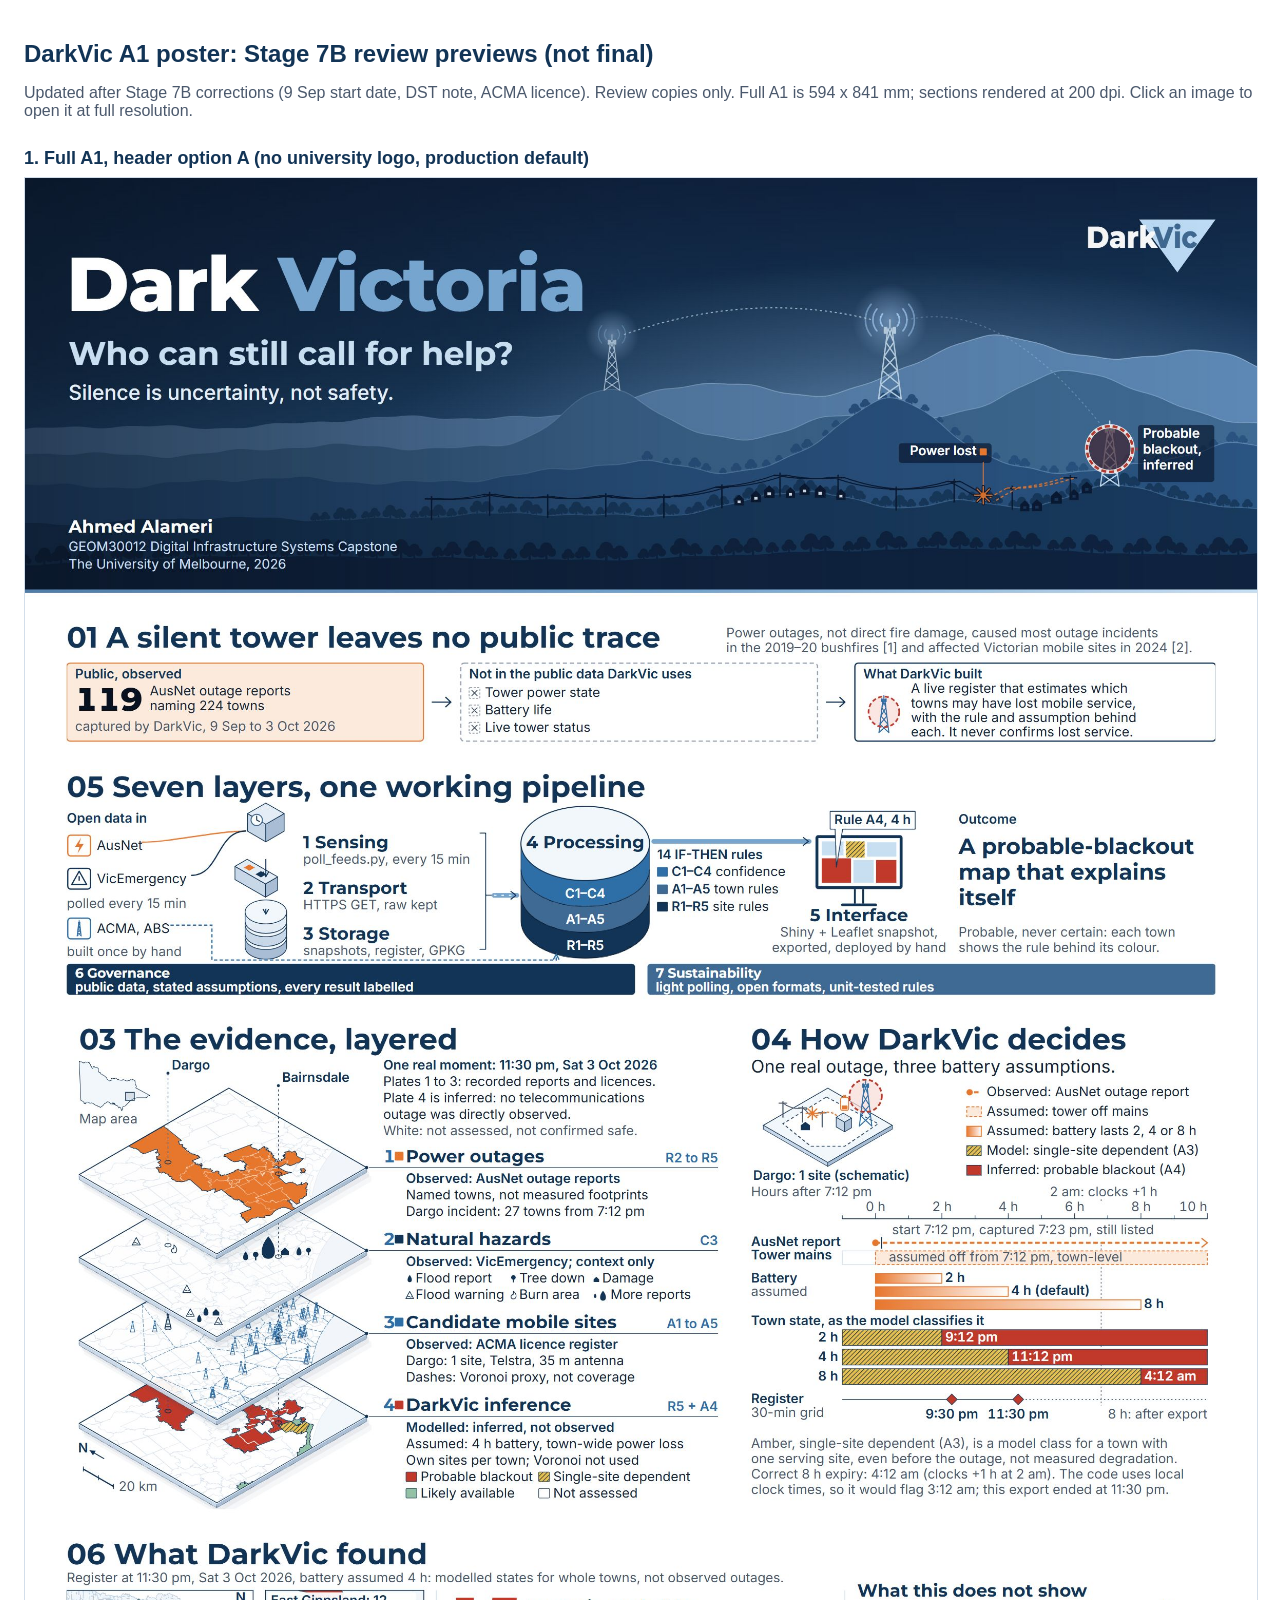
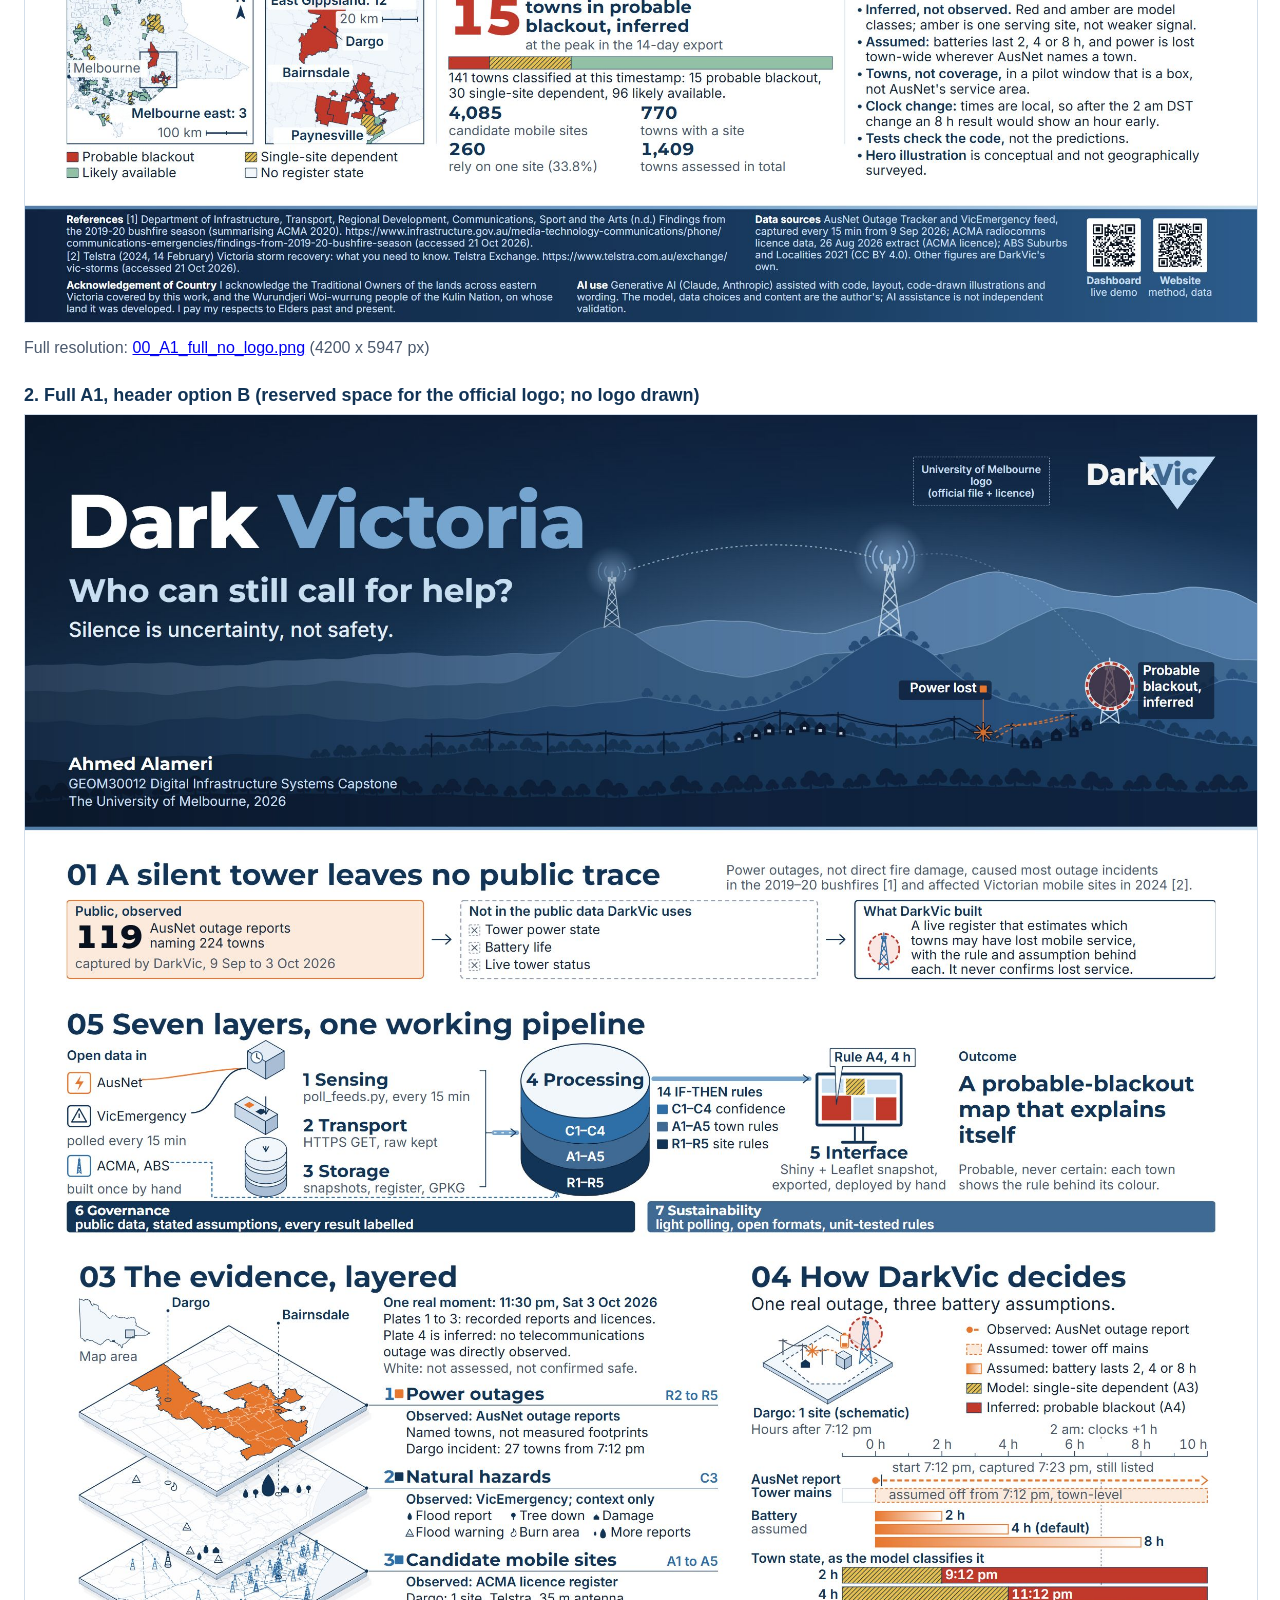
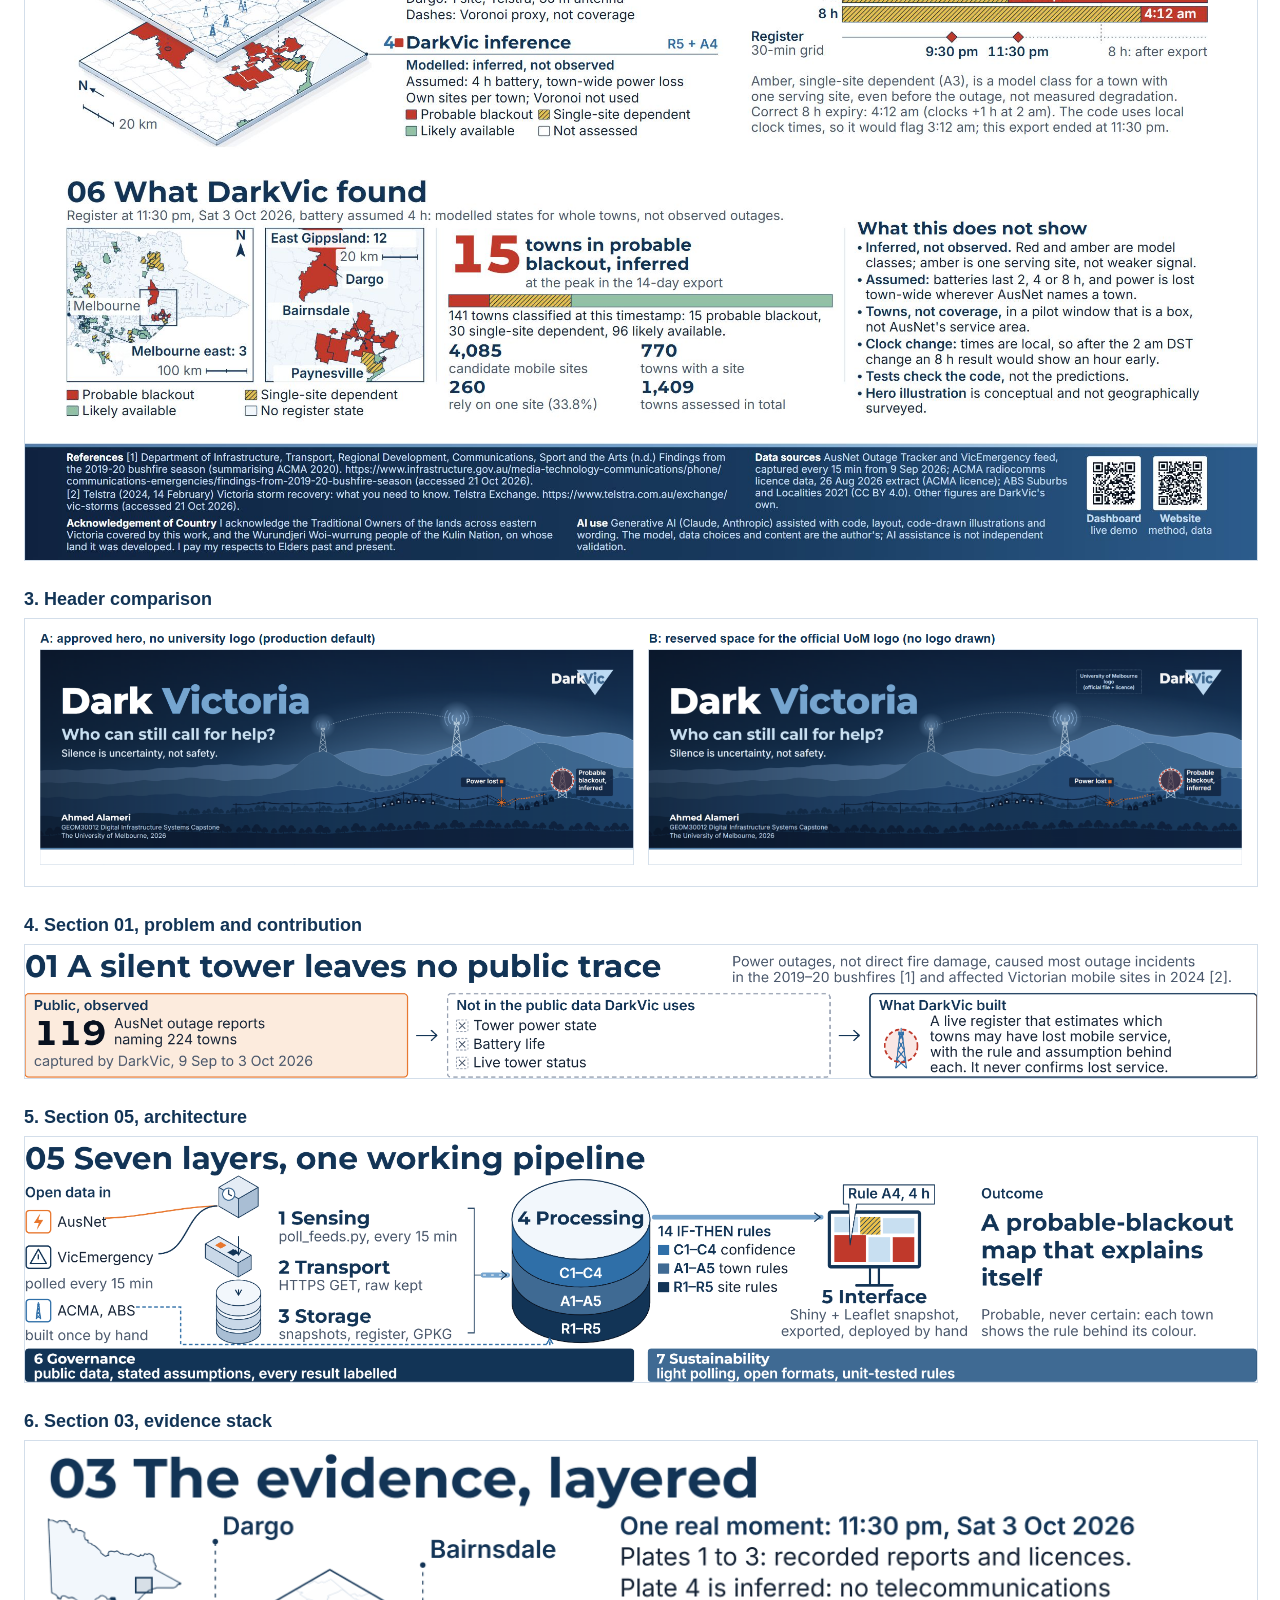
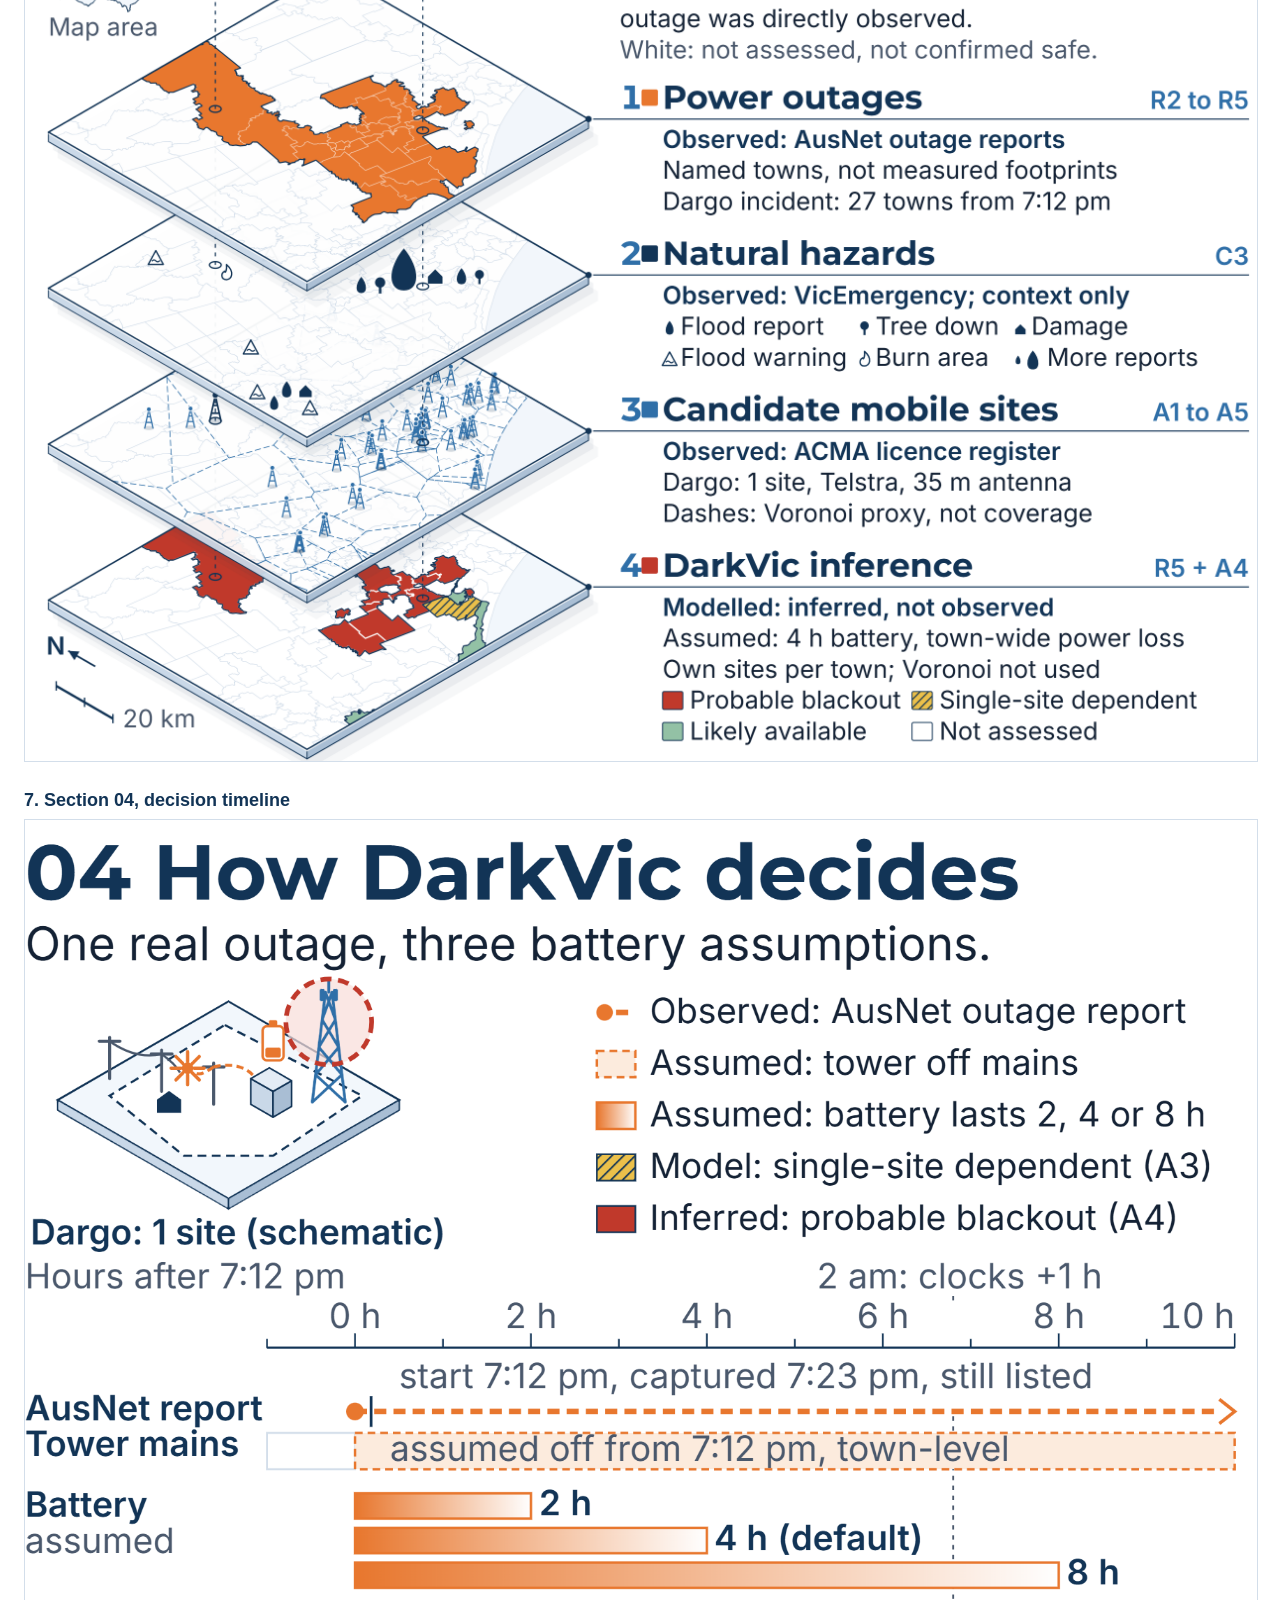
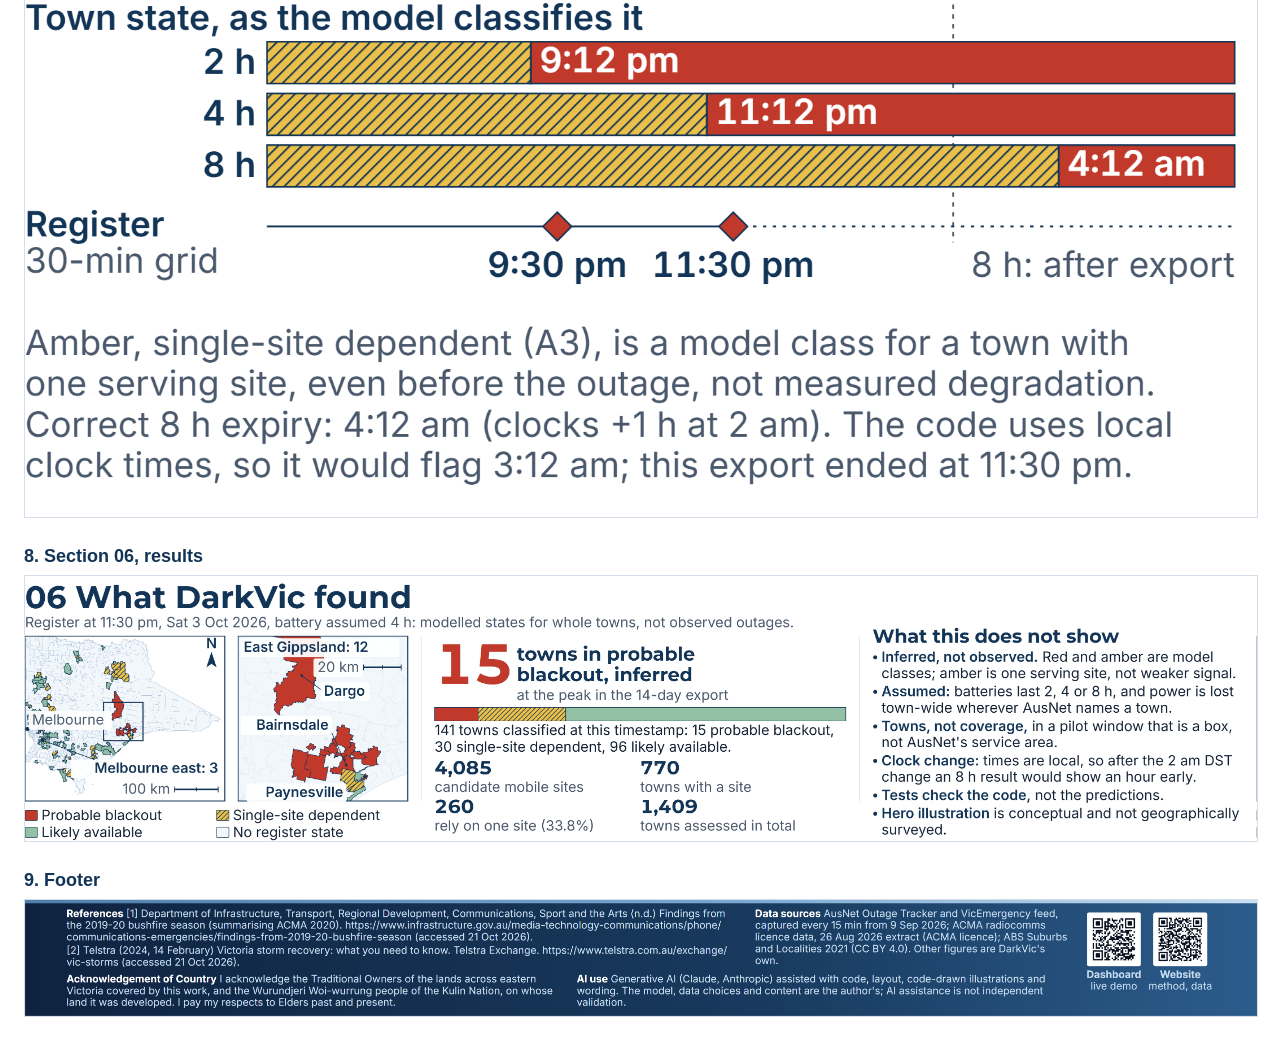
<file: review/darkvic-stage7a/index.html>
<!doctype html><html lang="en"><head><meta charset="utf-8"><meta name="viewport" content="width=device-width,initial-scale=1">
<meta name="robots" content="noindex"><title>DarkVic A1 poster, Stage 7B review previews</title>
<style>body{margin:0;padding:24px;font-family:Arial,sans-serif;color:#142235;background:#fff;max-width:1400px}
h1{color:#123456;font-size:24px}h2{color:#123456;font-size:18px;margin:28px 0 8px}p{color:#4A586C}
img{width:100%;height:auto;display:block;border:1px solid #D3DEEA}</style></head><body>
<h1>DarkVic A1 poster: Stage 7B review previews (not final)</h1>
<p>Updated after Stage 7B corrections (9 Sep start date, DST note, ACMA licence). Review copies only. Full A1 is 594 x 841 mm; sections rendered at 200 dpi. Click an image to open it at full resolution.</p>
<h2>1. Full A1, header option A (no university logo, production default)</h2><a href="00_A1_full_no_logo.jpg"><img src="00_A1_full_no_logo.jpg" alt="Full A1 poster without university logo"></a><p>Full resolution: <a href="00_A1_full_no_logo.png">00_A1_full_no_logo.png</a> (4200 x 5947 px)</p>
<h2>2. Full A1, header option B (reserved space for the official logo; no logo drawn)</h2><a href="01_A1_full_logo_slot.jpg"><img src="01_A1_full_logo_slot.jpg" alt="Full A1 poster with reserved university logo space"></a>
<h2>3. Header comparison</h2><a href="01b_header_comparison.png"><img src="01b_header_comparison.png" alt="Header A and B side by side"></a>
<h2>4. Section 01, problem and contribution</h2><a href="02_section01_problem.png"><img src="02_section01_problem.png" alt="Section 01"></a>
<h2>5. Section 05, architecture</h2><a href="03_section05_architecture.png"><img src="03_section05_architecture.png" alt="Section 05"></a>
<h2>6. Section 03, evidence stack</h2><a href="04_section03_evidence_stack.png"><img src="04_section03_evidence_stack.png" alt="Section 03"></a>
<h2>7. Section 04, decision timeline</h2><a href="05_section04_timeline.png"><img src="05_section04_timeline.png" alt="Section 04"></a>
<h2>8. Section 06, results</h2><a href="06_section06_results.png"><img src="06_section06_results.png" alt="Section 06"></a>
<h2>9. Footer</h2><a href="07_footer.png"><img src="07_footer.png" alt="Footer"></a>
</body></html>
</file>
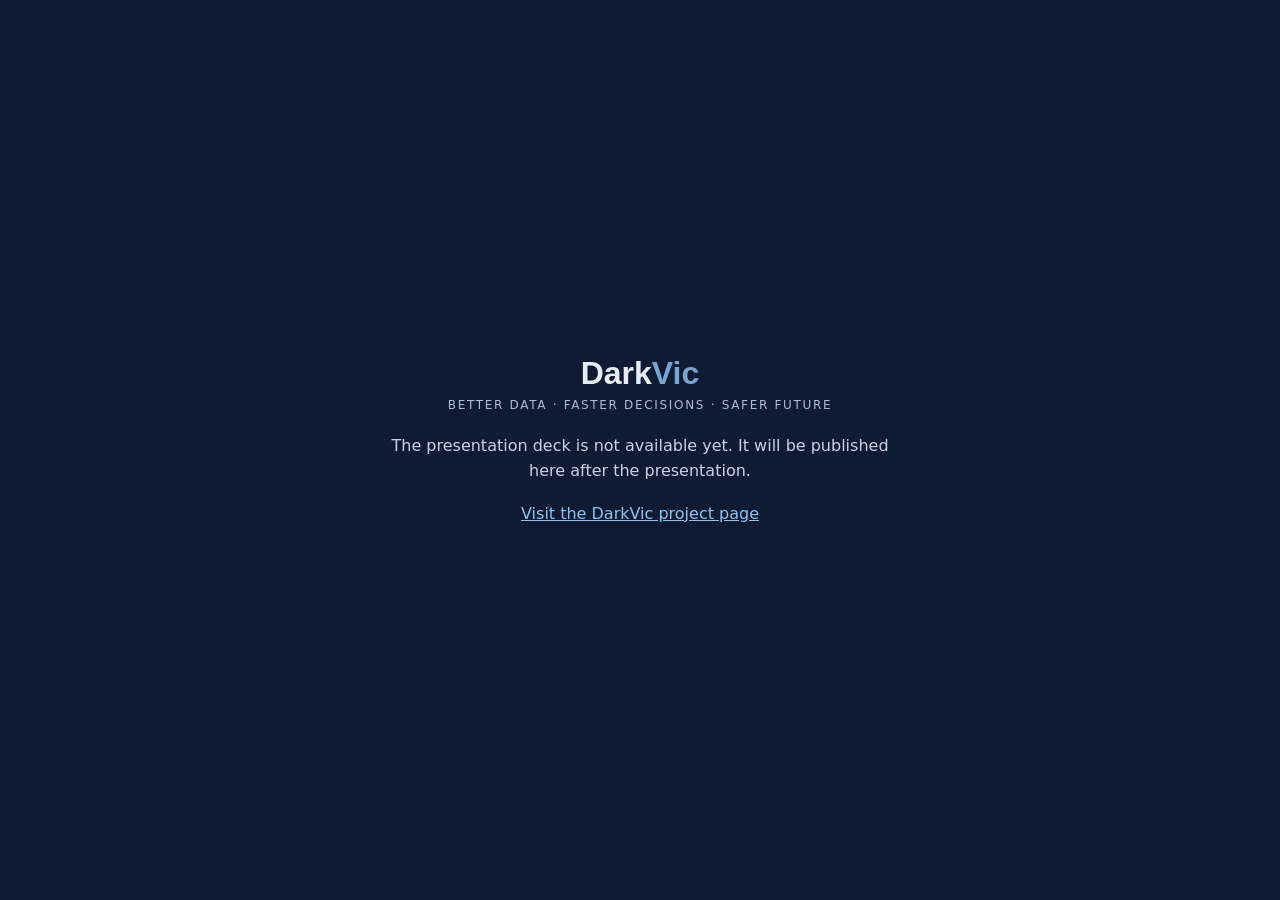
<file: projects/darkvic/present/index.html>
<!doctype html>
<html lang="en">
<head>
<meta charset="utf-8">
<meta name="viewport" content="width=device-width, initial-scale=1">
<meta name="robots" content="noindex">
<title>DarkVic</title>
<link rel="icon" href="../assets/darkvic-favicon-navy.svg" type="image/svg+xml">
<style>
  :root { color-scheme: light; }
  body { margin:0; min-height:100vh; display:grid; place-items:center; background:#0F1B33; color:#E6ECF5;
         font-family:Inter, system-ui, "Segoe UI", Arial, sans-serif; padding:16px; box-sizing:border-box; }
  .box { max-width:520px; text-align:center; }
  h1 { font-family:Montserrat, Arial, sans-serif; font-weight:800; font-size:2rem; margin:0 0 6px; }
  h1 span { color:#76A5CF; }
  .motto { letter-spacing:.14em; text-transform:uppercase; font-size:.75rem; color:#AEBBD0; margin-bottom:22px; }
  p { line-height:1.55; color:#C8D3E3; margin:0 0 18px; }
  a { color:#8EC3F0; }
</style>
</head>
<body>
  <div class="box">
    <h1>Dark<span>Vic</span></h1>
    <div class="motto">Better Data · Faster Decisions · Safer Future</div>
    <p>The presentation deck is not available yet. It will be published here after the presentation.</p>
    <p><a href="../">Visit the DarkVic project page</a></p>
  </div>
</body>
</html>
</file>
